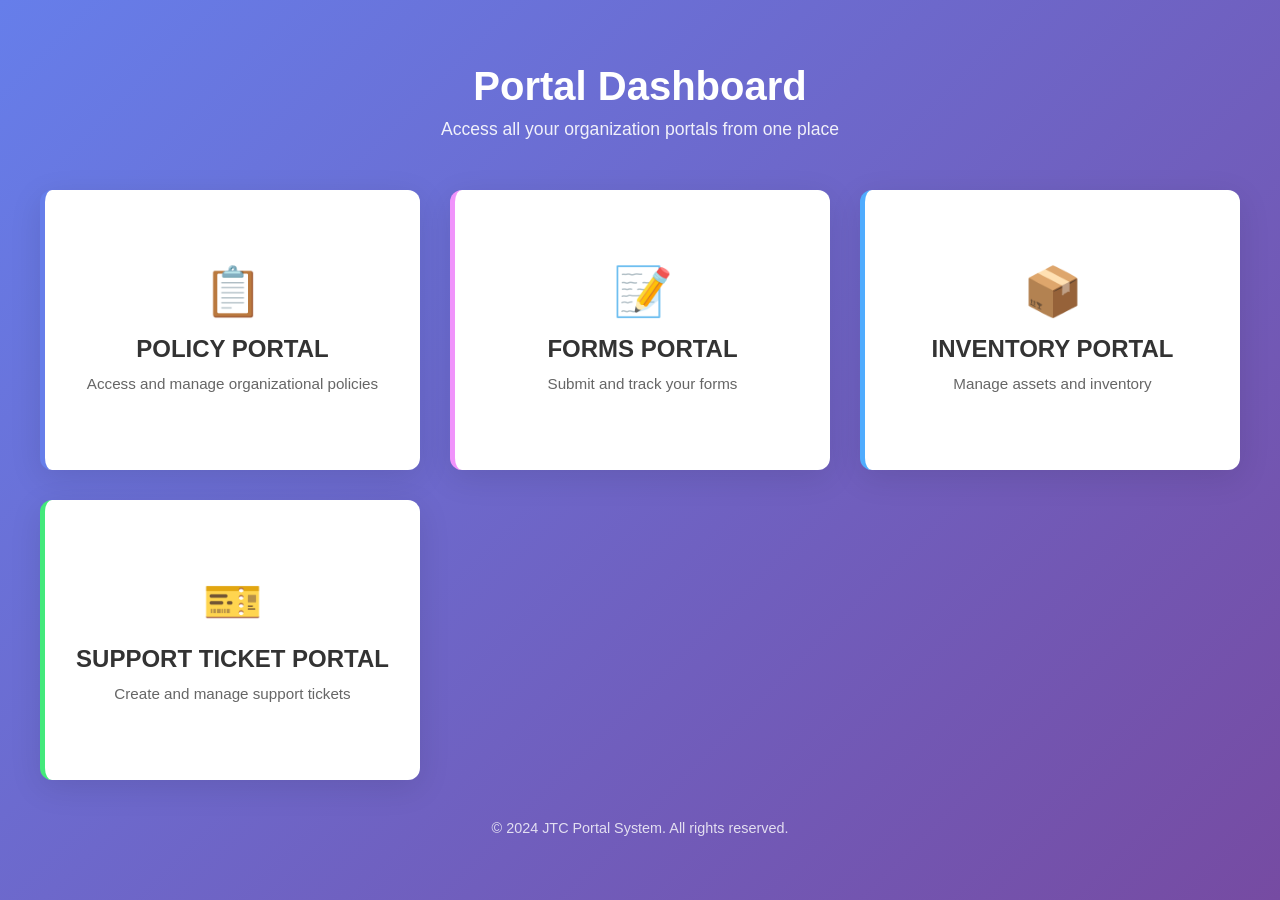
<file: portals.html>
<!DOCTYPE html>
<html lang="en">
<head>
    <meta charset="UTF-8">
    <meta name="viewport" content="width=device-width, initial-scale=1.0">
    <title>Portal Dashboard</title>
    <style>
        * {
            margin: 0;
            padding: 0;
            box-sizing: border-box;
        }

        body {
            font-family: 'Segoe UI', Tahoma, Geneva, Verdana, sans-serif;
            background: linear-gradient(135deg, #667eea 0%, #764ba2 100%);
            min-height: 100vh;
            display: flex;
            flex-direction: column;
            align-items: center;
            justify-content: center;
            padding: 20px;
        }

        .container {
            max-width: 1200px;
            width: 100%;
        }

        .header {
            text-align: center;
            color: white;
            margin-bottom: 50px;
        }

        .header h1 {
            font-size: 2.5rem;
            margin-bottom: 10px;
            font-weight: 700;
        }

        .header p {
            font-size: 1.1rem;
            opacity: 0.9;
        }

        .portals-grid {
            display: grid;
            grid-template-columns: repeat(auto-fit, minmax(280px, 1fr));
            gap: 30px;
            margin-bottom: 40px;
        }

        .portal-button {
            background: white;
            border: none;
            border-radius: 12px;
            padding: 40px 20px;
            cursor: pointer;
            transition: all 0.3s ease;
            box-shadow: 0 8px 32px rgba(0, 0, 0, 0.1);
            text-align: center;
            min-height: 280px;
            display: flex;
            flex-direction: column;
            align-items: center;
            justify-content: center;
            position: relative;
            overflow: hidden;
        }

        .portal-button::before {
            content: '';
            position: absolute;
            top: 0;
            left: -100%;
            width: 100%;
            height: 100%;
            background: linear-gradient(90deg, transparent, rgba(255, 255, 255, 0.3), transparent);
            transition: left 0.5s;
        }

        .portal-button:hover::before {
            left: 100%;
        }

        .portal-button:hover {
            transform: translateY(-10px);
            box-shadow: 0 16px 48px rgba(0, 0, 0, 0.2);
        }

        .portal-button:active {
            transform: translateY(-5px);
        }

        .portal-icon {
            font-size: 3rem;
            margin-bottom: 15px;
        }

        .portal-button h2 {
            font-size: 1.5rem;
            color: #333;
            margin-bottom: 10px;
            font-weight: 600;
        }

        .portal-button p {
            font-size: 0.95rem;
            color: #666;
            line-height: 1.5;
        }

        /* Color variations for each portal */
        .policy-portal {
            border-left: 5px solid #667eea;
        }

        .policy-portal:hover {
            background: linear-gradient(135deg, rgba(102, 126, 234, 0.1), transparent);
        }

        .forms-portal {
            border-left: 5px solid #f093fb;
        }

        .forms-portal:hover {
            background: linear-gradient(135deg, rgba(240, 147, 251, 0.1), transparent);
        }

        .inventory-portal {
            border-left: 5px solid #4facfe;
        }

        .inventory-portal:hover {
            background: linear-gradient(135deg, rgba(79, 172, 254, 0.1), transparent);
        }

        .support-portal {
            border-left: 5px solid #43e97b;
        }

        .support-portal:hover {
            background: linear-gradient(135deg, rgba(67, 233, 123, 0.1), transparent);
        }

        .footer {
            text-align: center;
            color: white;
            opacity: 0.8;
            font-size: 0.9rem;
        }

        /* Modal for portal navigation */
        .modal {
            display: none;
            position: fixed;
            z-index: 1000;
            left: 0;
            top: 0;
            width: 100%;
            height: 100%;
            background-color: rgba(0, 0, 0, 0.4);
            animation: fadeIn 0.3s ease;
        }

        .modal.show {
            display: flex;
            align-items: center;
            justify-content: center;
        }

        .modal-content {
            background-color: white;
            padding: 30px;
            border-radius: 12px;
            text-align: center;
            max-width: 400px;
            box-shadow: 0 16px 48px rgba(0, 0, 0, 0.3);
            animation: slideIn 0.3s ease;
        }

        .modal-content h2 {
            color: #333;
            margin-bottom: 15px;
        }

        .modal-content p {
            color: #666;
            margin-bottom: 25px;
            line-height: 1.6;
        }

        .modal-buttons {
            display: flex;
            gap: 10px;
            justify-content: center;
        }

        .modal-buttons button {
            padding: 10px 20px;
            border: none;
            border-radius: 6px;
            cursor: pointer;
            font-size: 0.95rem;
            transition: all 0.3s ease;
        }

        .btn-primary {
            background-color: #667eea;
            color: white;
            flex: 1;
        }

        .btn-primary:hover {
            background-color: #5568d3;
        }

        .btn-secondary {
            background-color: #e0e0e0;
            color: #333;
            flex: 1;
        }

        .btn-secondary:hover {
            background-color: #d0d0d0;
        }

        @keyframes fadeIn {
            from {
                opacity: 0;
            }
            to {
                opacity: 1;
            }
        }

        @keyframes slideIn {
            from {
                transform: translateY(-50px);
                opacity: 0;
            }
            to {
                transform: translateY(0);
                opacity: 1;
            }
        }

        /* Responsive design */
        @media (max-width: 768px) {
            .header h1 {
                font-size: 1.8rem;
            }

            .portals-grid {
                grid-template-columns: 1fr;
                gap: 20px;
            }

            .portal-button {
                padding: 30px 15px;
                min-height: 220px;
            }

            .portal-icon {
                font-size: 2.5rem;
            }

            .portal-button h2 {
                font-size: 1.3rem;
            }
        }
    </style>
</head>
<body>
    <div class="container">
        <div class="header">
            <h1>Portal Dashboard</h1>
            <p>Access all your organization portals from one place</p>
        </div>

        <div class="portals-grid">
            <button class="portal-button policy-portal" onclick="openPortal('Policy Portal', 'Access and manage organizational policies')">
                <div class="portal-icon">📋</div>
                <h2>POLICY PORTAL</h2>
                <p>Access and manage organizational policies</p>
            </button>

            <button class="portal-button forms-portal" onclick="openPortal('Forms Portal', 'Submit and track your forms')">
                <div class="portal-icon">📝</div>
                <h2>FORMS PORTAL</h2>
                <p>Submit and track your forms</p>
            </button>

            <button class="portal-button inventory-portal" onclick="openPortal('Inventory Portal', 'Manage assets and inventory')">
                <div class="portal-icon">📦</div>
                <h2>INVENTORY PORTAL</h2>
                <p>Manage assets and inventory</p>
            </button>

            <button class="portal-button support-portal" onclick="openPortal('Support Ticket Portal', 'Create and manage support tickets')">
                <div class="portal-icon">🎫</div>
                <h2>SUPPORT TICKET PORTAL</h2>
                <p>Create and manage support tickets</p>
            </button>
        </div>

        <div class="footer">
            <p>&copy; 2024 JTC Portal System. All rights reserved.</p>
        </div>
    </div>

    <!-- Modal -->
    <div id="portalModal" class="modal" onclick="closeModal(event)">
        <div class="modal-content" onclick="event.stopPropagation()">
            <h2 id="modalTitle"></h2>
            <p id="modalDescription"></p>
            <div class="modal-buttons">
                <button class="btn-primary" onclick="navigateToPortal()">Enter Portal</button>
                <button class="btn-secondary" onclick="closeModal()">Cancel</button>
            </div>
        </div>
    </div>

    <script>
        let currentPortal = '';

        function openPortal(portalName, description) {
            currentPortal = portalName;
            document.getElementById('modalTitle').textContent = portalName;
            document.getElementById('modalDescription').textContent = description;
            document.getElementById('portalModal').classList.add('show');
        }

        function closeModal(event) {
            // Close if clicking on modal background or close button
            if (!event || event.target.id === 'portalModal') {
                document.getElementById('portalModal').classList.remove('show');
            }
        }

        function navigateToPortal() {
            // Replace these URLs with your actual portal URLs
            const portalUrls = {
                'Policy Portal': '/policy',
                'Forms Portal': '/forms',
                'Inventory Portal': '/inventory',
                'Support Ticket Portal': '/support'
            };

            const url = portalUrls[currentPortal];
            if (url) {
                window.location.href = url;
            } else {
                alert('Portal URL not configured');
            }
            closeModal();
        }

        // Close modal with Escape key
        document.addEventListener('keydown', function(event) {
            if (event.key === 'Escape') {
                closeModal();
            }
        });
    </script>
</body>
</html>
</file>
